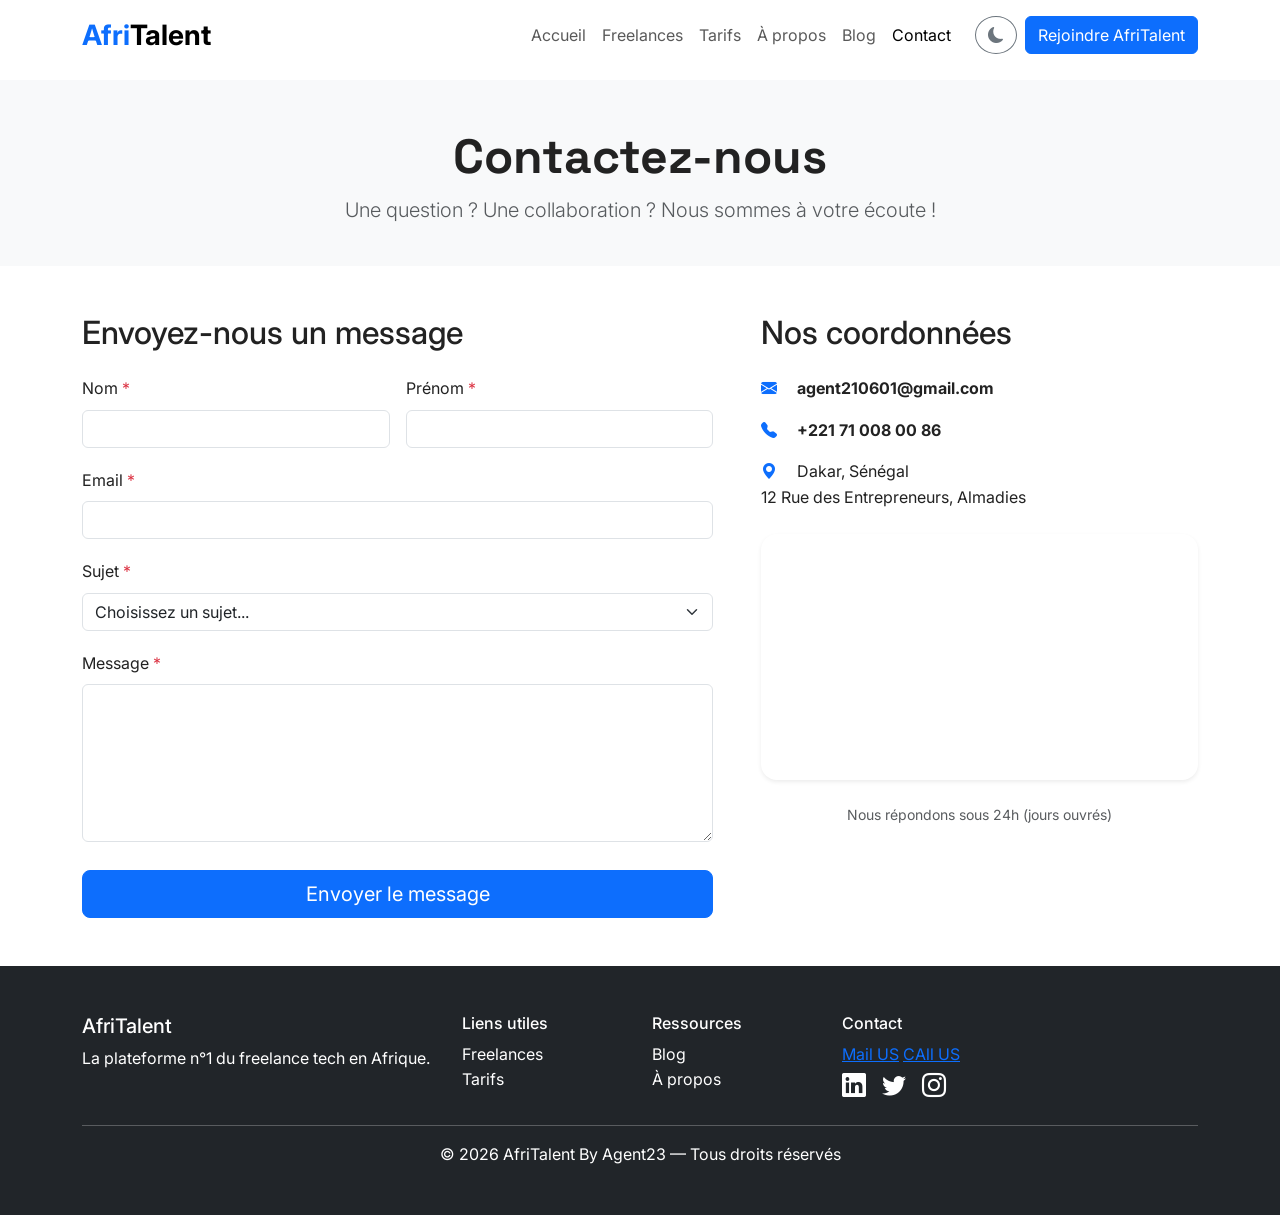
<file: contact.html>
<!DOCTYPE html>
<html lang="fr">
<head>
    <meta charset="UTF-8">
    <meta name="viewport" content="width=device-width, initial-scale=1.0">
    <title>AfriTalent | Contact</title>
    <link href="https://cdn.jsdelivr.net/npm/bootstrap@5.3.3/dist/css/bootstrap.min.css" rel="stylesheet">
    <link rel="stylesheet" href="https://cdn.jsdelivr.net/npm/bootstrap-icons@1.11.3/font/bootstrap-icons.min.css">
    <link href="https://fonts.googleapis.com/css2?family=Inter:wght@400;500;600&family=Space+Grotesk:wght@500;600;700&display=swap" rel="stylesheet">
    <link rel="stylesheet" href="css/style.css">
</head>
<body>

    <!-- NAVBAR DoIT ÊTRE (identique sur toutes les pages) -->
    <nav class="navbar navbar-expand-lg fixed-top" id="navbar">
        <div class="container">
            <a class="navbar-brand fw-bold fs-3" href="index.html">
                <span class="text-primary">Afri</span>Talent
            </a>
            <button class="navbar-toggler" type="button" data-bs-toggle="collapse" data-bs-target="#navbarNav">
                <span class="navbar-toggler-icon"></span>
            </button>
            <div class="collapse navbar-collapse" id="navbarNav">
                <ul class="navbar-nav ms-auto">
                    <li class="nav-item"><a class="nav-link" href="index.html">Accueil</a></li>
                    <li class="nav-item"><a class="nav-link" href="freelances.html">Freelances</a></li>
                    <li class="nav-item"><a class="nav-link" href="tarifs.html">Tarifs</a></li>
                    <li class="nav-item"><a class="nav-link" href="about.html">À propos</a></li>
                    <li class="nav-item"><a class="nav-link" href="https://instagram.com/israel2.3">Blog</a></li>
                    <li class="nav-item"><a class="nav-link active" href="contact.html">Contact</a></li>
                </ul>
                <div class="d-flex align-items-center ms-3 gap-2">
                    <button id="theme-toggle" class="btn btn-outline-secondary rounded-circle">
                        <i class="bi bi-moon-fill"></i>
                    </button>
                    <a href="contact.html" class="btn btn-primary">Rejoindre AfriTalent</a>
                </div>
            </div>
        </div>
    </nav>

    <!-- HERO POURLECONTACT -->
    <section class="pt-5 pb-4 bg-light text-center" style="margin-top: 80px;">
        <div class="container">
            <h1 class="display-5 fw-bold" style="font-family: 'Space Grotesk', sans-serif;">Contactez-nous</h1>
            <p class="lead text-muted">Une question ? Une collaboration ? Nous sommes à votre écoute !</p>
        </div>
    </section>

    <div class="container py-5">
        <div class="row g-5">

            <!-- FORMULAIRE POURLE CONTACT -->
            <div class="col-lg-7">
                <h2 class="mb-4">Envoyez-nous un message</h2>
                
                <form id="contact-form" novalidate>
                    <div class="row g-3">
                        <!-- Nom -->
                        <div class="col-md-6">
                            <label for="nom" class="form-label">Nom <span class="text-danger">*</span></label>
                            <input type="text" class="form-control" id="nom" name="nom" required>
                            <div class="error-message text-danger small mt-1"></div>
                        </div>
                        
                        <!-- Prénom -->
                        <div class="col-md-6">
                            <label for="prenom" class="form-label">Prénom <span class="text-danger">*</span></label>
                            <input type="text" class="form-control" id="prenom" name="prenom" required>
                            <div class="error-message text-danger small mt-1"></div>
                        </div>
                        
                        <!-- Email -->
                        <div class="col-12">
                            <label for="email" class="form-label">Email <span class="text-danger">*</span></label>
                            <input type="email" class="form-control" id="email" name="email" required>
                            <div class="error-message text-danger small mt-1"></div>
                        </div>
                        
                        <!-- Sujetet idée -->
                        <div class="col-12">
                            <label for="sujet" class="form-label">Sujet <span class="text-danger">*</span></label>
                            <select class="form-select" id="sujet" name="sujet" required>
                                <option value="" selected disabled>Choisissez un sujet...</option>
                                <option value="freelance">Je suis freelance et je veux rejoindre la plateforme</option>
                                <option value="entreprise">Je suis une entreprise et je cherche des talents</option>
                                <option value="support">Support technique / Problème sur le site</option>
                                <option value="partenariat">Partenariat ou presse</option>
                                <option value="autre">Autre demande</option>
                            </select>
                            <div class="error-message text-danger small mt-1"></div>
                        </div>
                        
                        <!-- Message (corps du mssg) -->
                        <div class="col-12">
                            <label for="message" class="form-label">Message <span class="text-danger">*</span></label>
                            <textarea class="form-control" id="message" name="message" rows="6" required></textarea>
                            <div class="error-message text-danger small mt-1"></div>
                        </div>
                    </div>

                    <!-- Bouton pour send le mssg -->
                    <button type="submit" class="btn btn-primary btn-lg w-100 mt-4" id="submit-btn">
                        <span id="btn-text">Envoyer le message</span>
                    </button>

                    <!-- Message de succès pour formulair-->
                    <div id="success-message" class="alert alert-success mt-4 d-none">
                        <i class="bi bi-check-circle-fill me-2"></i>
                        Votre message a bien été envoyé ! Nous vous répondrons dans les plus brefs délais.
                    </div>
                </form>
            </div>

            <!-- INFORMATIONS DE CONTACT + MAPS (à ajouter un pue plus tard) -->
            <div class="col-lg-5">
                <div class="sticky-top" style="top: 100px;">
                    <h2 class="mb-4">Nos coordonnées</h2>
                    
                    <div class="mb-4">
                        <p><i class="bi bi-envelope-fill text-primary me-3"></i> <strong>agent210601@gmail.com</strong></p>
                        <p><i class="bi bi-telephone-fill text-primary me-3"></i> <strong>+221 71 008 00 86</strong></p>
                        <p><i class="bi bi-geo-alt-fill text-primary me-3"></i> Dakar, Sénégal<br>
                           12 Rue des Entrepreneurs, Almadies</p>
                    </div>

                    <!-- Carte Google Maps (Je DOis demainderune clé api ou convertir la loc pour du embedde comme sur discord) -->
                    <div class="ratio ratio-16x9 rounded-4 overflow-hidden shadow-sm">
                        <iframe 
                         src="https://maps.google.com/maps?q=14.690917691477004,-17.459252320736045&hl=fr&z=15&output=embed" 
                         width="100%" 
                         height="450" 
                         style="border:0;" 
                          allowfullscreen="" 
                             loading="lazy">
</iframe>
                    </div>

                    <div class="mt-4 text-center text-muted small">
                        <p>Nous répondons sous 24h (jours ouvrés)</p>
                    </div>
                </div>
            </div>

        </div>
    </div>

    <!-- note à moi-mêm FOOTER doit être (IDENTIQUE POUR TOUTES LES PAGES) -->
    <footer class="bg-dark text-white py-5">
        <div class="container">
            <div class="row">
                <div class="col-lg-4">
                    <h5>AfriTalent</h5>
                    <p>La plateforme n°1 du freelance tech en Afrique.</p>
                </div>
                <div class="col-lg-2">
                    <h6>Liens utiles</h6>
                    <ul class="list-unstyled">
                        <li><a href="freelances.html" class="text-white text-decoration-none">Freelances</a></li>
                        <li><a href="tarifs.html" class="text-white text-decoration-none">Tarifs</a></li>
                    </ul>
                </div>
                <div class="col-lg-2">
                    <h6>Ressources</h6>
                    <ul class="list-unstyled">
                        <li><a href="https://instagram.com/israel2.3" class="text-white text-decoration-none">Blog</a></li>
                        <li><a href="about.html" class="text-white text-decoration-none">À propos</a></li>
                    </ul>
                </div>
                <div class="col-lg-4">
                    <h6>Contact</h6>
                    <a href="mailto:agent210601@gmail.com">Mail US</a>
                    <a href="callto:+221710080086">CAll US</a>

                    <div class="d-flex gap-3">
                        <i class="bi bi-linkedin fs-4"></i>
                        <i class="bi bi-twitter fs-4"></i>
                        <i class="bi bi-instagram fs-4"></i>
                    </div>
                </div>
            </div>
            <hr>
            <p class="text-center mb-0">&copy; <span id="year"></span> AfriTalent By Agent23 — Tous droits réservés</p>
        </div>
    </footer>

    <!-- Bouton Retour en haut -->
    <button id="back-to-top" class="btn btn-primary rounded-circle position-fixed bottom-0 end-0 m-4" style="display:none;">
        <i class="bi bi-arrow-up"></i>
    </button>

    <script src="https://cdn.jsdelivr.net/npm/bootstrap@5.3.3/dist/js/bootstrap.bundle.min.js"></script>
    <script src="js/main.js"></script>
</body>
</html>
</file>
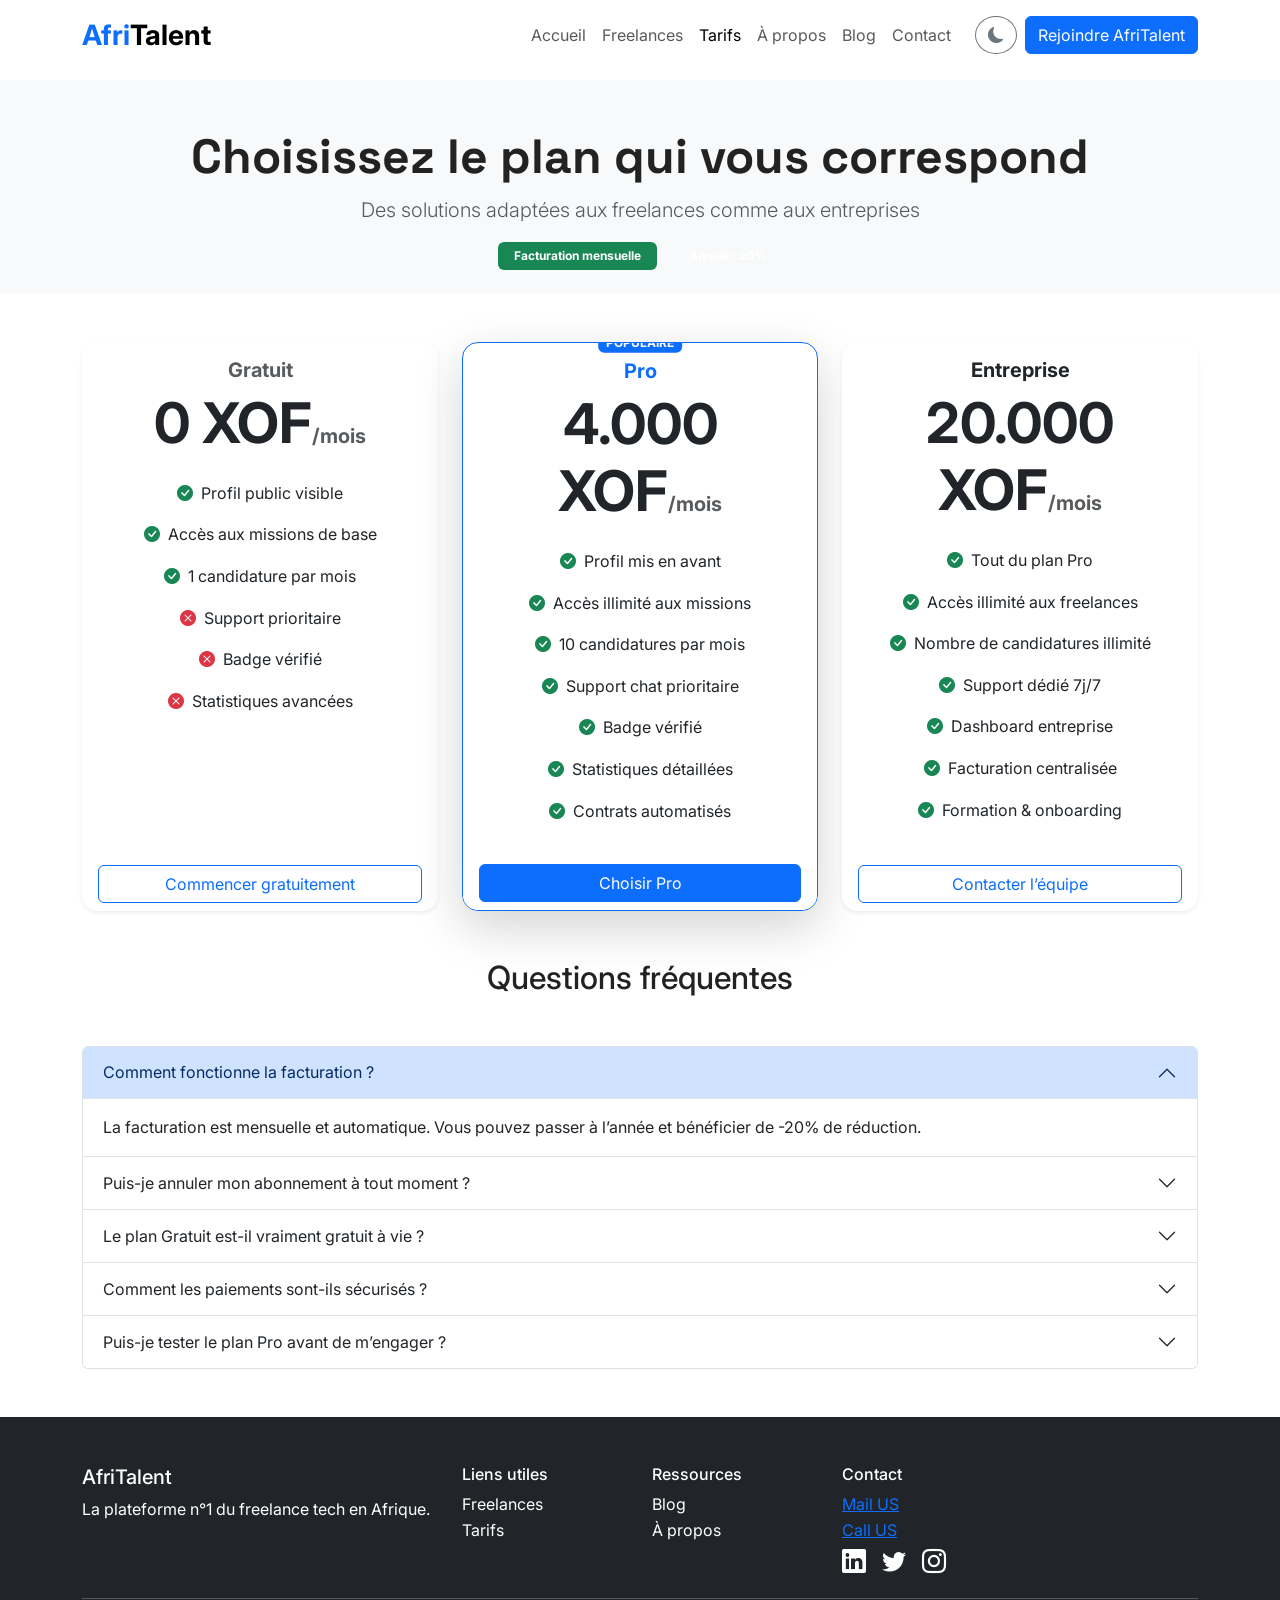
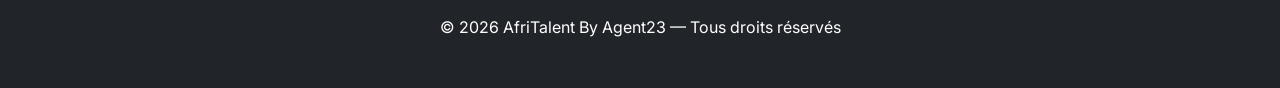
<file: tarifs.html>
<!DOCTYPE html>
<html lang="fr">
<head>
    <meta charset="UTF-8">
    <meta name="viewport" content="width=device-width, initial-scale=1.0">
    <title>AfriTalent | Tarifs &amp; Plans</title>
    <link href="https://cdn.jsdelivr.net/npm/bootstrap@5.3.3/dist/css/bootstrap.min.css" rel="stylesheet">
    <link rel="stylesheet" href="https://cdn.jsdelivr.net/npm/bootstrap-icons@1.11.3/font/bootstrap-icons.min.css">
    <link href="https://fonts.googleapis.com/css2?family=Inter:wght@400;500;600&amp;family=Space+Grotesk:wght@500;600;700&amp;display=swap" rel="stylesheet">
    <link rel="stylesheet" href="css/style.css">
</head>
<body>

    <!-- NAVBAR (identique sur toutes les pages) -->
    <nav class="navbar navbar-expand-lg fixed-top" id="navbar">
        <div class="container">
            <a class="navbar-brand fw-bold fs-3" href="index.html">
                <span class="text-primary">Afri</span>Talent
            </a>
            <button class="navbar-toggler" type="button" data-bs-toggle="collapse" data-bs-target="#navbarNav">
                <span class="navbar-toggler-icon"></span>
            </button>
            <div class="collapse navbar-collapse" id="navbarNav">
                <ul class="navbar-nav ms-auto">
                    <li class="nav-item"><a class="nav-link" href="index.html">Accueil</a></li>
                    <li class="nav-item"><a class="nav-link" href="freelances.html">Freelances</a></li>
                    <li class="nav-item"><a class="nav-link active" href="tarifs.html">Tarifs</a></li>
                    <li class="nav-item"><a class="nav-link" href="about.html">À propos</a></li>
                    <li class="nav-item"><a class="nav-link" href="https://instagram.com/israel2.3">Blog</a></li>
                    <li class="nav-item"><a class="nav-link" href="contact.html">Contact</a></li>
                </ul>
                <div class="d-flex align-items-center ms-3 gap-2">
                    <button id="theme-toggle" class="btn btn-outline-secondary rounded-circle">
                        <i class="bi bi-moon-fill"></i>
                    </button>
                    <a href="contact.html" class="btn btn-primary">Rejoindre AfriTalent</a>
                </div>
            </div>
        </div>
    </nav>

    <!-- HERO TARIFS -->
    <section class="pt-5 pb-4 bg-light text-center" style="margin-top: 80px;">
        <div class="container">
            <h1 class="display-5 fw-bold" style="font-family: 'Space Grotesk', sans-serif;">Choisissez le plan qui vous correspond</h1>
            <p class="lead text-muted">Des solutions adaptées aux freelances comme aux entreprises</p>
            <div class="d-flex justify-content-center gap-3 mt-3">
                <span class="badge bg-success px-3 py-2">Facturation mensuelle</span>
                <span class="badge bg-outline-secondary px-3 py-2">Annuel -20%</span>
            </div>
        </div>
    </section>

    <!-- PRICING CARDS -->
    <div class="container py-5">
        <div class="row g-4 justify-content-center">

            <!-- Plan Gratuit -->
            <div class="col-lg-4 col-md-6">
                <div class="card h-100 shadow-sm border-0 pricing-card">
                    <div class="card-body text-center">
                        <h5 class="card-title fw-bold text-muted">Gratuit</h5>
                        <h2 class="display-4 fw-bold">0 XOF<span class="fs-5 text-muted">/mois</span></h2>
                        <ul class="list-unstyled mt-4">
                            <li class="mb-3"><i class="bi bi-check-circle-fill text-success me-2"></i>Profil public visible</li>
                            <li class="mb-3"><i class="bi bi-check-circle-fill text-success me-2"></i>Accès aux missions de base</li>
                            <li class="mb-3"><i class="bi bi-check-circle-fill text-success me-2"></i>1 candidature par mois</li>
                            <li class="mb-3"><i class="bi bi-x-circle-fill text-danger me-2"></i>Support prioritaire</li>
                            <li class="mb-3"><i class="bi bi-x-circle-fill text-danger me-2"></i>Badge vérifié</li>
                            <li class="mb-3"><i class="bi bi-x-circle-fill text-danger me-2"></i>Statistiques avancées</li>
                        </ul>
                    </div>
                    <div class="card-footer bg-white border-0 text-center">
                        <a href="contact.html" class="btn btn-outline-primary w-100">Commencer gratuitement</a>
                    </div>
                </div>
            </div>

            <!-- Plan Pro (POPULAIRE) -->
            <div class="col-lg-4 col-md-6">
                <div class="card h-100 shadow-lg border-primary pricing-card position-relative">
                    <!-- Badge Populaire -->
                    <span class="badge bg-primary position-absolute top-0 start-50 translate-middle">POPULAIRE</span>
                    <div class="card-body text-center">
                        <h5 class="card-title fw-bold text-primary">Pro</h5>
                        <h2 class="display-4 fw-bold">4.000 XOF<span class="fs-5 text-muted">/mois</span></h2>
                        <ul class="list-unstyled mt-4">
                            <li class="mb-3"><i class="bi bi-check-circle-fill text-success me-2"></i>Profil mis en avant</li>
                            <li class="mb-3"><i class="bi bi-check-circle-fill text-success me-2"></i>Accès illimité aux missions</li>
                            <li class="mb-3"><i class="bi bi-check-circle-fill text-success me-2"></i>10 candidatures par mois</li>
                            <li class="mb-3"><i class="bi bi-check-circle-fill text-success me-2"></i>Support chat prioritaire</li>
                            <li class="mb-3"><i class="bi bi-check-circle-fill text-success me-2"></i>Badge vérifié</li>
                            <li class="mb-3"><i class="bi bi-check-circle-fill text-success me-2"></i>Statistiques détaillées</li>
                            <li class="mb-3"><i class="bi bi-check-circle-fill text-success me-2"></i>Contrats automatisés</li>
                        </ul>
                    </div>
                    <div class="card-footer bg-white border-0 text-center">
                        <a href="contact.html" class="btn btn-primary w-100">Choisir Pro</a>
                    </div>
                </div>
            </div>

            <!-- Plan Entreprise -->
            <div class="col-lg-4 col-md-6">
                <div class="card h-100 shadow-sm border-0 pricing-card">
                    <div class="card-body text-center">
                        <h5 class="card-title fw-bold">Entreprise</h5>
                        <h2 class="display-4 fw-bold">20.000 XOF<span class="fs-5 text-muted">/mois</span></h2>
                        <ul class="list-unstyled mt-4">
                            <li class="mb-3"><i class="bi bi-check-circle-fill text-success me-2"></i>Tout du plan Pro</li>
                            <li class="mb-3"><i class="bi bi-check-circle-fill text-success me-2"></i>Accès illimité aux freelances</li>
                            <li class="mb-3"><i class="bi bi-check-circle-fill text-success me-2"></i>Nombre de candidatures illimité</li>
                            <li class="mb-3"><i class="bi bi-check-circle-fill text-success me-2"></i>Support dédié 7j/7</li>
                            <li class="mb-3"><i class="bi bi-check-circle-fill text-success me-2"></i>Dashboard entreprise</li>
                            <li class="mb-3"><i class="bi bi-check-circle-fill text-success me-2"></i>Facturation centralisée</li>
                            <li class="mb-3"><i class="bi bi-check-circle-fill text-success me-2"></i>Formation &amp; onboarding</li>
                        </ul>
                    </div>
                    <div class="card-footer bg-white border-0 text-center">
                        <a href="contact.html" class="btn btn-outline-primary w-100">Contacter l’équipe</a>
                    </div>
                </div>
            </div>

        </div>
    </div>

    <!-- FAQ ACCORDION -->
    <div class="container pb-5">
        <h2 class="text-center mb-5">Questions fréquentes</h2>
        <div class="accordion" id="faqAccordion">

            <div class="accordion-item">
                <h2 class="accordion-header">
                    <button class="accordion-button" type="button" data-bs-toggle="collapse" data-bs-target="#faq1">
                        Comment fonctionne la facturation ?
                    </button>
                </h2>
                <div id="faq1" class="accordion-collapse collapse show" data-bs-parent="#faqAccordion">
                    <div class="accordion-body">
                        La facturation est mensuelle et automatique. Vous pouvez passer à l’année et bénéficier de -20% de réduction.
                    </div>
                </div>
            </div>

            <div class="accordion-item">
                <h2 class="accordion-header">
                    <button class="accordion-button collapsed" type="button" data-bs-toggle="collapse" data-bs-target="#faq2">
                        Puis-je annuler mon abonnement à tout moment ?
                    </button>
                </h2>
                <div id="faq2" class="accordion-collapse collapse" data-bs-parent="#faqAccordion">
                    <div class="accordion-body">
                        Oui, vous pouvez annuler votre abonnement quand vous le souhaitez sans frais supplémentaires.
                    </div>
                </div>
            </div>

            <div class="accordion-item">
                <h2 class="accordion-header">
                    <button class="accordion-button collapsed" type="button" data-bs-toggle="collapse" data-bs-target="#faq3">
                        Le plan Gratuit est-il vraiment gratuit à vie ?
                    </button>
                </h2>
                <div id="faq3" class="accordion-collapse collapse" data-bs-parent="#faqAccordion">
                    <div class="accordion-body">
                        Oui, le plan Gratuit reste gratuit pour toujours. Il est parfait pour découvrir la plateforme.
                    </div>
                </div>
            </div>

            <div class="accordion-item">
                <h2 class="accordion-header">
                    <button class="accordion-button collapsed" type="button" data-bs-toggle="collapse" data-bs-target="#faq4">
                        Comment les paiements sont-ils sécurisés ?
                    </button>
                </h2>
                <div id="faq4" class="accordion-collapse collapse" data-bs-parent="#faqAccordion">
                    <div class="accordion-body">
                        Tous les paiements sont sécurisés via Wave, Orange Money, PayPal et cartes bancaires. Vos données sont protégées.
                    </div>
                </div>
            </div>

            <div class="accordion-item">
                <h2 class="accordion-header">
                    <button class="accordion-button collapsed" type="button" data-bs-toggle="collapse" data-bs-target="#faq5">
                        Puis-je tester le plan Pro avant de m’engager ?
                    </button>
                </h2>
                <div id="faq5" class="accordion-collapse collapse" data-bs-parent="#faqAccordion">
                    <div class="accordion-body">
                        Oui ! Nous proposons 14 jours d’essai gratuit du plan Pro pour tous les nouveaux utilisateurs.
                    </div>
                </div>
            </div>

        </div>
    </div>

    <!-- FOOTER (identique sur toutes les pages) -->
    <footer class="bg-dark text-white py-5">
        <div class="container">
            <div class="row">
                <div class="col-lg-4">
                    <h5>AfriTalent</h5>
                    <p>La plateforme n°1 du freelance tech en Afrique.</p>
                </div>
                <div class="col-lg-2">
                    <h6>Liens utiles</h6>
                    <ul class="list-unstyled">
                        <li><a href="freelances.html" class="text-white text-decoration-none">Freelances</a></li>
                        <li><a href="tarifs.html" class="text-white text-decoration-none">Tarifs</a></li>
                    </ul>
                </div>
                <div class="col-lg-2">
                    <h6>Ressources</h6>
                    <ul class="list-unstyled">
                        <li><a href="https://instagram.com/israel2.3" class="text-white text-decoration-none">Blog</a></li>
                        <li><a href="about.html" class="text-white text-decoration-none">À propos</a></li>
                    </ul>
                </div>
                <div class="col-lg-4">
                    <h6>Contact</h6>
                    <a href="mailto:gent210601@gmail.com">Mail US</a> <br>
                    <a href="callto:+221710080086">Call US</a>
                    <div class="d-flex gap-3">
                        <i class="bi bi-linkedin fs-4"></i>
                        <i class="bi bi-twitter fs-4"></i>
                        <i class="bi bi-instagram fs-4"></i>
                    </div>
                </div>
            </div>
            <hr>
            <p class="text-center mb-0">&copy; <span id="year"></span> AfriTalent By Agent23 — Tous droits réservés</p>
        </div>
    </footer>

    <!-- Bouton Retour en haut -->
    <button id="back-to-top" class="btn btn-primary rounded-circle position-fixed bottom-0 end-0 m-4" style="display:none;">
        <i class="bi bi-arrow-up"></i>
    </button>

    <script src="https://cdn.jsdelivr.net/npm/bootstrap@5.3.3/dist/js/bootstrap.bundle.min.js"></script>
    <script src="js/main.js"></script>
</body>
</html>
</file>
<file: css/style.css>
/* ================================================

   style.css - AfriTalent

   Projet Semestre 2 - Groupe ISI

   ================================================ */

/* ====================== VARIABLES CSS ====================== */
:root {
    --primary-color: #00d4aa;
    --secondary-color: #00a88a;
    --accent-color: #ff6b00;
    --text-color: #222222;
    --bg-color: #ffffff;
    --card-bg: #ffffff;
    --dark-text: #eeeeee;
    --dark-bg: #121212;
    --border-radius: 16px;
    --transition: all 0.3s ease;
}

/* ====================== RESET & BASE ====================== */
* {
    margin: 0;
    padding: 0;
    box-sizing: border-box;
}

body {
    font-family: 'Inter', sans-serif;
    color: var(--text-color);
    background-color: var(--bg-color);
    line-height: 1.6;
}

/* ====================== DARK MODE (CORRIGÉ) ====================== */
.dark-mode {
    --text-color: #eeeeee;
    --bg-color: #121212;
    --card-bg: #1e1e1e;
}

.dark-mode body,
.dark-mode p,
.dark-mode h1,
.dark-mode h2,
.dark-mode h3,
.dark-mode h4,
.dark-mode h5,
.dark-mode .card-title,
.dark-mode .card-text,
.dark-mode .lead,
.dark-mode .nav-link,
.dark-mode .text-muted,
.dark-mode .accordion-body,
.dark-mode .list-unstyled li,
.dark-mode .form-label {
    color: var(--dark-text) !important;
}

/* Fond des sections claires en mode dark */
.dark-mode .bg-light {
    background-color: #1e1e1e !important;
}

/* Cartes */
.dark-mode .card,
.dark-mode .bento-card,
.dark-mode .pricing-card {
    background-color: var(--card-bg) !important;
    color: var(--dark-text) !important;
    border-color: #333 !important;
}

/* Navbar en mode dark */
.dark-mode .navbar {
    background-color: rgba(18, 18, 18, 0.95) !important;
}

/* Liens et boutons */
.dark-mode .btn-outline-primary {
    color: #00d4aa !important;
    border-color: #00d4aa !important;
}

/* ====================== BENTO GRID ====================== */
.bento-grid {
    display: grid;
    grid-template-columns: repeat(auto-fit, minmax(260px, 1fr));
    grid-template-areas: 
        "a a b"
        "c d d";
    gap: 1.5rem;
    margin-top: 2rem;
}

.bento-card {
    background-color: var(--card-bg);
    border-radius: var(--border-radius);
    padding: 2rem;
    box-shadow: 0 10px 30px rgba(0, 0, 0, 0.08);
    transition: var(--transition);
    display: flex;
    flex-direction: column;
    justify-content: center;
    align-items: center;
    text-align: center;
}

.bento-card:hover {
    transform: translateY(-8px);
    box-shadow: 0 20px 40px rgba(0, 212, 170, 0.2);
}

/* ====================== AUTRES STYLES (inchangés) ====================== */
.card {
    border-radius: var(--border-radius);
    transition: var(--transition);
    overflow: hidden;
}

.card:hover {
    transform: scale(1.04);
    box-shadow: 0 20px 40px rgba(0, 212, 170, 0.25) !important;
}

.filter-btn {
    border-radius: 50px;
    padding: 10px 24px;
    font-weight: 500;
    transition: var(--transition);
}

.filter-btn.active {
    background-color: var(--primary-color);
    color: white;
    border-color: var(--primary-color);
}

.fade-in {
    opacity: 0;
    transform: translateY(30px);
    transition: all 0.8s ease;
}

.fade-in-visible {
    opacity: 1;
    transform: translateY(0);
}

#back-to-top {
    width: 50px;
    height: 50px;
    font-size: 1.4rem;
    box-shadow: 0 10px 25px rgba(0, 212, 170, 0.3);
    transition: var(--transition);
}

#back-to-top:hover {
    transform: scale(1.1);
}

/* Responsive */
@media (max-width: 768px) {
    .bento-grid {
        grid-template-areas: "a" "b" "c" "d";
    }
}
</file>
